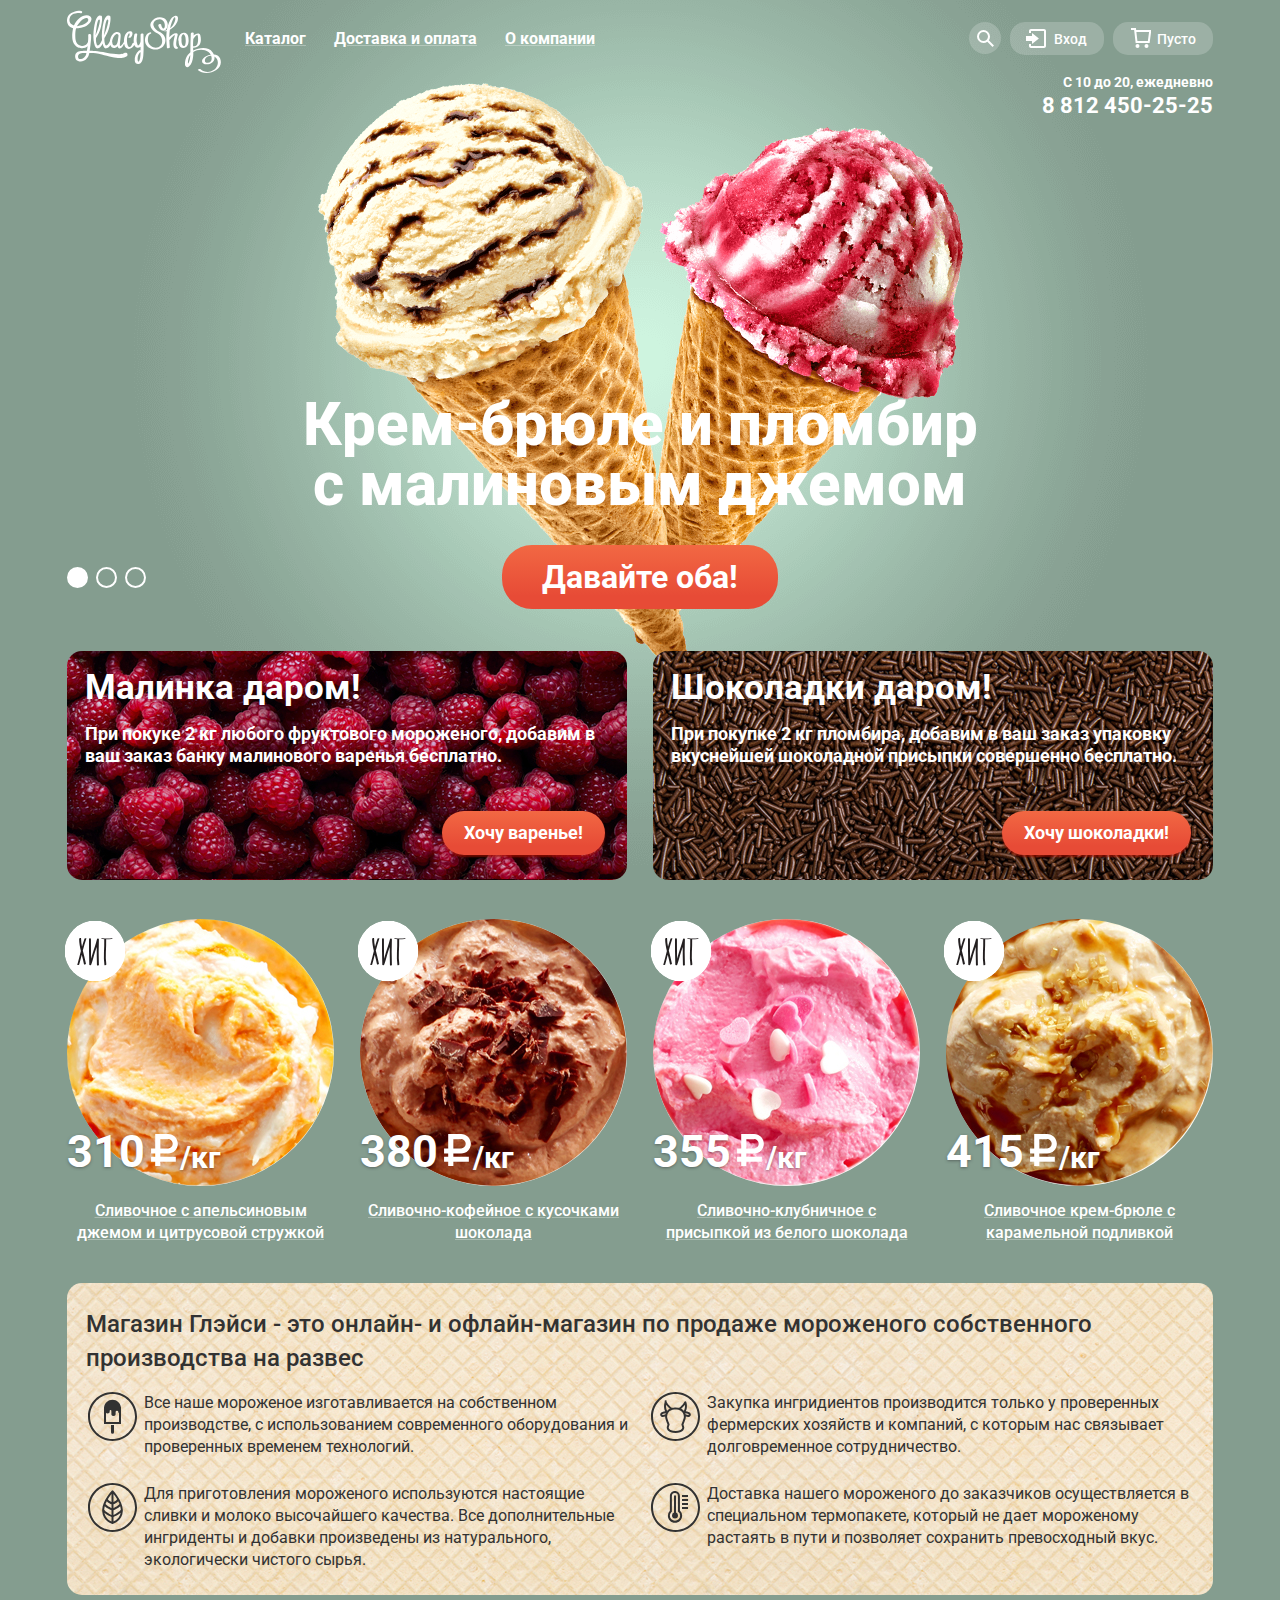
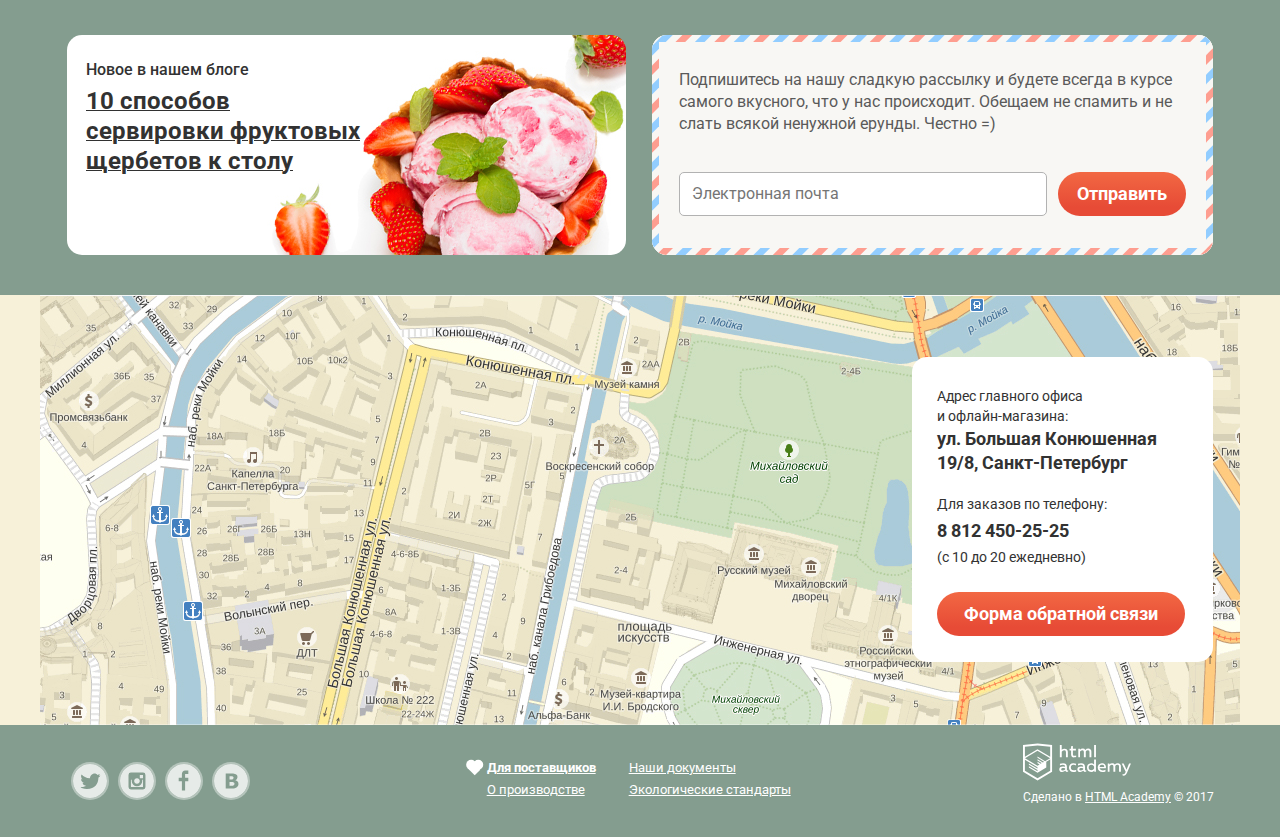
<file: index.html>
<!DOCTYPE html>
<html lang="ru">

<head>
  <meta charset="utf-8">
  <title>HTML Academy: Глейси</title>
  <link href="https://fonts.googleapis.com/css?family=Roboto:400,500,700&amp;subset=cyrillic" rel="stylesheet">
  <link href="css/normalize.css" rel="stylesheet">
  <link href="css/stylemini.css" rel="stylesheet">
</head>

<body>
  <input class="visually-hidden" type="radio" id="product-1" name="toggle" checked>
  <input class="visually-hidden" type="radio" id="product-2" name="toggle">
  <input class="visually-hidden" type="radio" id="product-3" name="toggle">
  <div class="site-wrapper">
    <div class="container">
      <header class="main-header">
        <nav class="main-navigation">
          <a href="index.html" class="main-header-logo">
            <img src="img/logo.svg" width="154" height="64" alt="Логотип-магазина-Глейси">
          </a>
          <ul class="site-navigation">
            <li class="site-item has-children">
              <a href="#" class="push">Каталог</a>
              <div class="sub-menu">
                <ul>
                  <li class="sub-list new"><a href="#">Новинки</a>
                    <div class="border"></div>
                  </li>
                  <li class="sub-list"><a href="inner.html">Сливочное</a></li>
                  <li class="sub-list"><a href="#">Щербеты</a></li>
                  <li class="sub-list"><a href="#">Фруктовый лед</a></li>
                  <li class="sub-list"><a href="#">Мелорин</a></li>
                </ul>
              </div>
            </li>
            <li class="site-item"><a class="push" href="delivery-and-price.html">Доставка и оплата</a></li>
            <li class="site-item"><a class="push" href="company.html">О компании</a></li>
          </ul>
          <ul class="user-navigation">
            <li class="user user-search">
              <a class="user-search-loupe user-search-loupe-picture" href="#" aria-label="Поиск"></a>
              <!-- Поиск -->
              <form class="search-form" action="https://echo.htmlacademy.ru/" method="post">
                <input type="search" name="search" id="search" placeholder="Что ищем?" required>
                <label for="search" class="visually-hidden">Поиск</label>
              </form>
            </li>
            <li class="user user-login">
              <a class="user-login-link user-login-link-enter" href="#">Вход</a>
              <form class="login-links user-mail-form" action="http://echo.htmlacademy.ru" method="post">
                <label for="user-mail" class="visually-hidden">Почта</label>
                <input type="email" name="user-mail" id="user-mail" placeholder="Электронная почта" required>
                <label for="password-field" class="visually-hidden">Пароль</label>
                <input type="password" name="password-field" id="password-field" placeholder="Пароль" required>
                <button class="btn btn-entrance" type="submit">Войти</button>
                <div class="user-mail-links">
                  <a href="#">Забыли пароль?</a>
                  <a href="#">Новая регистрация</a>
                </div>
              </form>
            </li>
            <li class="user">
              <a class="user-login-link user-login-link-basket cart-empty" href="#">Пусто</a>
            </li>
          </ul>
        </nav>
        <div class="working-hours">
          <div class="time"> C 10 до 20, ежедневно
          </div>
          <a class="phone" href="tel:+7-812-450-25-25">8 812 450-25-25</a></div>
      </header>

      <main class="index-main">
        <h1 class="visually-hidden">Глейсишоп - магазин мороженого</h1>
        <div class="slider">
          <div class="slider-controls">
            <label for="product-1">Первый</label>
            <label for="product-2">Второй</label>
            <label for="product-3">Третий</label>
          </div>
          <ul class="slide-list">
            <li class="slide" id="slide1">
              <h2 class="slide-title">Крем-брюле и пломбир с малиновым джемом</h2>
              <a class="btn-slide" href="#">Давайте оба!</a>
            </li>
            <li class="slide" id="slide2">
              <h2 class="slide-title">Шококладный пломбр и лимонный сорбет</h2>
              <a class="btn-slide" href="#">Давайте оба!</a>
            </li>
            <li class="slide" id="slide3">
              <h2 class="slide-title">Пломбир с помадкой и клубничный сорбет</h2>
              <a class="btn-slide" href="#">Давайте оба!</a>
            </li>
          </ul>
        </div>
        <section class="offer">
          <h2 class="offer-title visually-hidden">Акция</h2>
          <ul class="offer-list">
            <li class="offer-item offer-item-1">
              <h3 class="offer-title">Малинка даром!</h3>
              <p class="offer-text">При покуке 2 кг любого фруктового мороженого, добавим в ваш заказ банку малинового варенья бесплатно.</p>
              <a class="btn btn-offer" href="#">Хочу варенье!</a>
            </li>
            <li class="offer-item offer-item-2">
              <h3 class="offer-title">Шоколадки даром!</h3>
              <p class="offer-text">При покупке 2 кг пломбира, добавим в ваш заказ упаковку вкуснейшей шоколадной присыпки совершенно бесплатно.</p>
              <a class="btn btn-offer" href="#">Хочу шоколадки!</a>
            </li>
          </ul>
        </section>
        <section class="catalog">
          <ul class="catalog-list">
            <li class="catalog-item">
              <img class="hit" src="img/hit.svg" width="61" height="61" alt="Хит">
              <a href="#">
              <img src="img/icecream-orange.jpg" width="267" height="267"
             alt="Сливочное с апельсиновым джемом
             и цитрусовой стружкой">
            </a>
              <div class="catalog-item-pay">
                <div class="catalog-item-price">310</div>
                <div class="weight-0">
                  <img class="ruble" src="img/ruble.svg" width="32" height="47" alt="Рубль">
                  <span class="weight-1">/кг</span>
                </div>
              </div>
              <a class="catalog-item-link" href="#">
                <h3 class="catalog-item-title">Сливочное с апельсиновым джемом
          и цитрусовой стружкой</h3></a>
              <a class="goods-item-btn" href="#">Быстрый просмотр</a>
            </li>
            <li class="catalog-item">
              <img class="hit" src="img/hit.svg" width="61" height="61" alt="Хит">
              <a href="#">
              <img src="img/icecream-coffee.jpg" width="267" height="267"
             alt="Сливочно-кофейное с
             кусочками шоколада">
            </a>
              <div class="catalog-item-pay">
                <div class="catalog-item-price">380</div>
                <div class="weight-0">
                  <img class="ruble" src="img/ruble.svg" width="32" height="47" alt="Рубль">
                  <span class="weight-1">/кг</span>
                </div>
              </div>
              <a class="catalog-item-link" href="#">
                <h3 class="catalog-item-title">Сливочно-кофейное с
          кусочками  шоколада</h3></a>
              <a class="goods-item-btn" href="#">Быстрый просмотр</a>
            </li>
            <li class="catalog-item">
              <img class="hit" src="img/hit.svg" width="61" height="61" alt="Хит">
              <a href="#">
              <img src="img/icecream-strawberry.jpg" width="267" height="267"
             alt="Сливочно-клубничное с
             присыпкой из белого шоколада">
            </a>
              <div class="catalog-item-pay">
                <div class="catalog-item-price">355</div>
                <div class="weight-0">
                  <img class="ruble" src="img/ruble.svg" width="32" height="47" alt="Рубль">
                  <span class="weight-1">/кг</span>
                </div>
              </div>
              <a class="catalog-item-link" href="#">
                <h3 class="catalog-item-title">Сливочно-клубничное с
            присыпкой из белого шоколада</h3></a>
              <a class="goods-item-btn" href="#">Быстрый просмотр</a>
            </li>
            <li class="catalog-item">
              <img class="hit" src="img/hit.svg" width="61" height="61" alt="Хит">
              <a href="#">
              <img src="img/icecream-caramel.jpg" width="267" height="267"
             alt="Сливочное крем-брюле
             с карамельной
           подливкой">
            </a>
              <div class="catalog-item-pay">
                <div class="catalog-item-price">415</div>
                <div class="weight-0">
                  <img class="ruble" src="img/ruble.svg" width="32" height="47" alt="Рубль">
                  <span class="weight-1">/кг</span>
                </div>
              </div>
              <a class="catalog-item-link" href="#">
                <h3 class="catalog-item-title">Сливочное крем-брюле
          с  карамельной подливкой</h3></a>
              <a class="goods-item-btn" href="#">Быстрый просмотр</a>
            </li>
          </ul>
        </section>
        <section class="about about-background about-list">
          <h2 class="about-title">Магазин Глэйси - это онлайн- и офлайн-магазин по продаже мороженого собственного
        производства на развес</h2>
          <p class="about-item about-item-equipment item-text"> Все наше мороженое изготавливается на собственном производстве, с использованием современного оборудования и проверенных временем технологий.</p>
          <p class="about-item about-item-natural-products item-text"> Закупка ингридиентов производится только у проверенных фермерских хозяйств и компаний, с которым нас связывает долговременное сотрудничество.</p>
          <p class="about-item about-item-purchase item-text"> Для приготовления мороженого используются настоящие сливки и молоко высочайшего качества. Все дополнительные ингриденты и добавки произведены из натурального, экологически чистого сырья. </p>
          <p class="about-item about-item-quality item-text"> Доставка нашего мороженого до заказчиков осуществляется в специальном термопакете, который не дает мороженому растаять в пути и позволяет сохранить превосходный вкус.</p>
        </section>
        <section class="wrapper">
          <div class="blog">
            <h2 class="blog-title">Новое в нашем блоге</h2>
            <div class="blog-content">
              <a href="#">10 способов сервировки фруктовых щербетов к столу</a>
            </div>
          </div>
          <div class="subscribe">
            <p class="subscribe-text"> Подпишитесь на нашу сладкую рассылку и будете всегда в курсе самого вкусного, что у нас происходит. Обещаем не спамить и не слать всякой ненужной ерунды. Честно =) </p>
            <form class="conversation-form" action="https://echo.htmlacademy.ru/" method="post">
              <input class="conversation-form-one send-btn-email" type="email" id="email" placeholder="Электронная почта" required>
              <label class="visually-hidden" for="email">Ваша почта</label>
              <button class="btn-subscribe-one" type="submit">Отправить</button>
            </form>
          </div>
          <div class="contacts">
            <h2 class="visually-hidden">Контакты</h2>
            <p class="contacts-caption-one">Адрес главного офиса и офлайн-магазина:</p>
            <p class="contacts-caption-two"><b>ул. Большая Конюшенная
        19/8, Санкт-Петербург</b></p>
            <p class="contacts-caption-three">Для заказов по телефону:</p>
            <a class="contacts-caption-four" href="tel:+7-812-450-25-25"><b>
          8 812 450-25-25</b></a>
            <p class="contacts-caption-five">(с 10 до 20 ежедневно)</p>
            <div class="form-contacs-btn">
              <a href="contacts.html" class="btn-contacts">Форма обратной связи</a>
            </div>
          </div>
        </section>
        <div class="map">
          <iframe src="https://www.google.com/maps/embed?pb=!1m18!1m12!1m3!1d1998.6036253002783!2d30.320858715677204!3d59.93871916905471!2m3!1f0!2f0!3f0!3m2!1i1024!2i768!4f13.1!3m3!1m2!1s0x4696310fca145cc1%3A0x42b32648d8238007!2z0JHQvtC70YzRiNCw0Y8g0JrQvtC90Y7RiNC10L3QvdCw0Y8g0YPQuy4sIDE5LzgsINCh0LDQvdC60YIt0J_QtdGC0LXRgNCx0YPRgNCzLCAxOTExODY!5e0!3m2!1sru!2sru!4v1545382079500"
            allowfullscreen></iframe>
        </div>
      </main>
      <footer class="main-footer">
        <ul class="social-list">
          <li><a class="social-link social-link-tw" href="#" aria-label="Твиттер"></a></li>
          <li><a class="social-link social-link-in" href="#" aria-label="Инстаграм"></a></li>
          <li><a class="social-link social-link-fb" href="#" aria-label="Фейсбук"></a></li>
          <li><a class="social-link social-link-vk" href="#" aria-label="Мы Вконтакте"></a></li>
        </ul>
        <div class="heart"></div>
        <ul class="footer-menu">
          <li><a class="info" href="#">Для поставщиков</a></li>
          <li><a class="info" href="#">Наши документы</a></li>
          <li><a class="info" href="#">О производстве</a></li>
          <li><a class="info" href="#">Экологические стандарты</a></li>
        </ul>
        <div class="copyright-link">
          <a href="https://htmlacademy.ru/intensive/htmlcss"><img src="img/logo-htmlacademy.svg" alt="htmlacademy" width="108" height="38"></a>
          <p class="made-in">Сделано в <a class="links-item-copyright" href="https://htmlacademy.ru/intensive/htmlcss">HTML Academy</a> &#169; 2017</p>
        </div>
      </footer>
    </div>
    <div class="feedback">
      <h2 class="review-name">Мы обязательно вам ответим!</h2>
      <button class="close-btn" type="button" title="Закрыть"></button>
      <form class="name-form" action="https://echo.htmlacademy.ru/" method="post">
        <label class="visually-hidden" for="your-name">Имя</label>
        <input class="contact-name-field" type="text" name="your-name" id="your-name" placeholder="Как вас зовут?" required>
        <label class="contact-mail visually-hidden" for="user-mail">Почта</label>
        <input class="contact-mail-field" type="email" name="email-for-answer" id="email-for-answer" placeholder="Ваша почта для ответа?" required>
        <label class="contact-message visually-hidden" for="write-something">Обратная связь</label>
        <textarea class="message" name="write-something" id="write-something" placeholder="Напишите что-нибудь..." required></textarea>
        <button class="btn-subscribe-two" type="submit">Отправить</button>
      </form>
    </div>
  </div>
  <script src="js/scriptmini.js"></script>
</body>

</html>
</file>
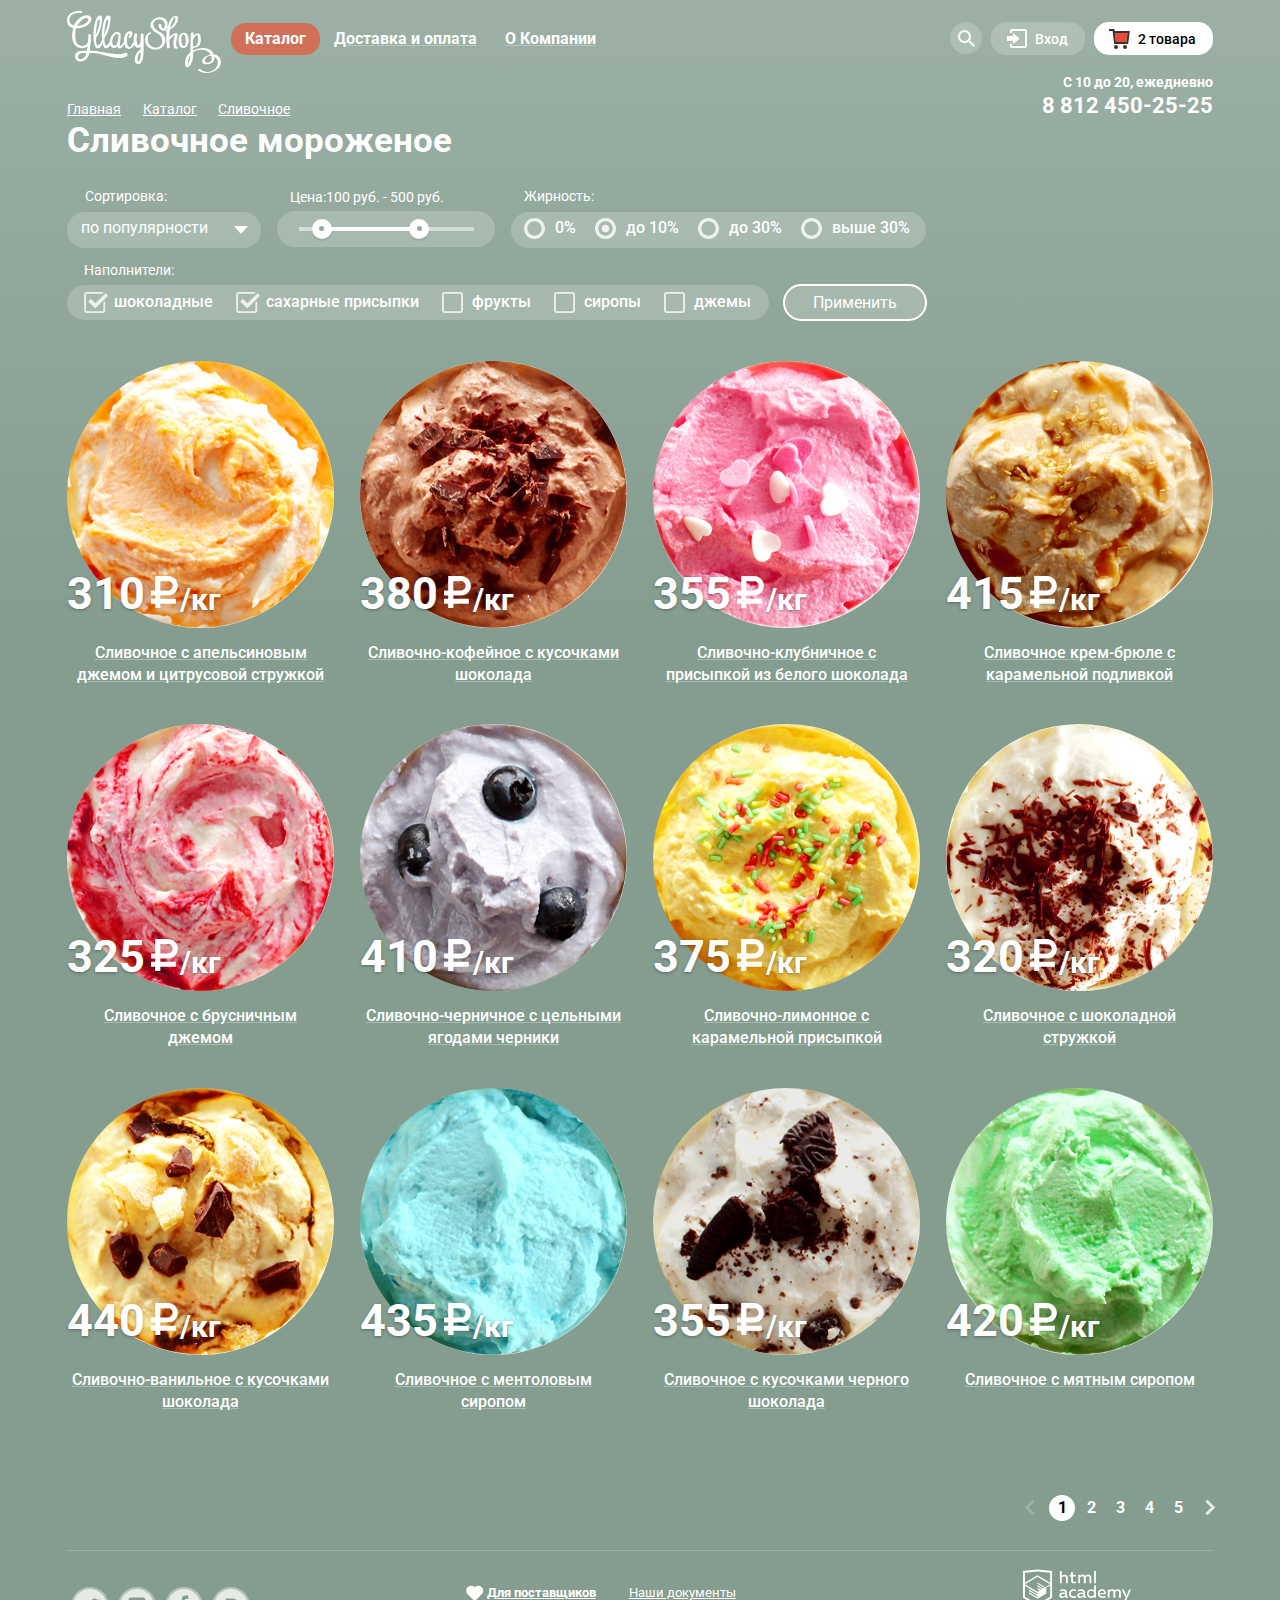
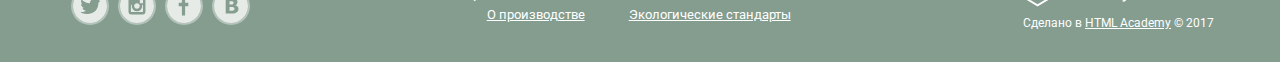
<file: inner.html>
<!DOCTYPE html>
<html lang="ru">

<head>
  <meta charset="utf-8">
  <title>HTML Academy: Глейси</title>
  <link href="https://fonts.googleapis.com/css?family=Roboto:400,500,700&amp;subset=cyrillic" rel="stylesheet">
  <link href="css/normalize.css" rel="stylesheet">
  <link href="css/stylemini.css" rel="stylesheet">
</head>

<body>
  <div class="container">
    <header class="main-header">
      <nav class="main-navigation">
        <a href="index.html" class="main-header-logo">
          <img src="img/logo.svg" width="154" height="64" alt="Логотип-магазина-Глейси">
        </a>
        <ul class="site-navigation">
          <li class="site-item has-children">
            <a href="inner.html" class="push catalog-hover">Каталог</a>
            <div class="sub-menu">
              <ul>
                <li class="sub-list new"><a href="#">Новинки</a>
                  <div class="border"></div>
                </li>
                <li class="sub-list active"><a href="inner.html">Сливочное</a></li>
                <li class="sub-list"><a href="#">Щербеты</a></li>
                <li class="sub-list"><a href="#">Фруктовый лед</a></li>
                <li class="sub-list"><a href="#">Мелорин</a></li>
              </ul>
            </div>
          </li>
          <li class="site-item"><a class="push" href="delivery-and-price.html">Доставка и оплата</a></li>
          <li class="site-item"><a class="push" href="company.html">О Компании</a></li>
        </ul>
        <ul class="user-navigation">
          <li class="user user-search">
            <a class="user-search-loupe user-search-loupe-picture" href="#" aria-label="Поиск"></a>
            <!-- Поиск -->
            <form class="search-form" action="https://echo.htmlacademy.ru/" method="post">
              <input type="search" name="search" id="search" placeholder="Что ищем?" required>
              <label for="search" class="visually-hidden">Поиск</label>
            </form>
          </li>
          <li class="user user-login">
            <a class="user-login-link user-login-link-enter" href="#">Вход</a>
            <form class="login-links user-mail-form" action="http://echo.htmlacademy.ru" method="post">
              <label for="user-mail" class="visually-hidden">Почта</label>
              <input type="email" name="user-mail" id="user-mail" placeholder="Электронная почта" required>
              <label for="password-field" class="visually-hidden">Пароль</label>
              <input type="password" name="password-field" id="password-field" placeholder="Пароль" required>
              <button class="btn btn-entrance" type="submit">Войти</button>
              <div class="user-mail-links">
                <a href="#">Забыли пароль?</a>
                <a href="#">Новая регистрация</a>
              </div>
            </form>
          </li>
          <li class="user">
            <a href="#" class="user-login-link-basket hover-basket">2 товара</a>
            <form class="basket-form" action="https://echo.htmlacademy.ru/" method="post">
              <table>
                <tr class="basket-row">
                  <td><button class="cart-item-remove" aria-label="Удалить товар"></button></td>
                  <td class="strawberry-orange">
                    <img class="name-orange-strawberry img-two" src="img/icecream-orange.jpg" width="33" height="33" alt="Пломбир с апельсиновым джемом">
                    <p class="basket-item-text">Пломбир с апельсиновым джемом</p>
                  </td>
                  <td>
                    <p class="thing-one">1.5кг x <span class="light">200 руб.</span></p>
                  </td>
                  <td>
                    <p class="thing-one">300 руб.</p>
                  </td>
                </tr>
                <tr class="basket-row last-item">
                  <td><button class="cart-item-remove" aria-label="Удалить товар"></button></td>
                  <td class="strawberry-orange">
                    <img class="name-orange-strawberry img-one" src="img/icecream-strawberry.jpg" width="33" height="33" alt="Клубничный пломбир с присыпкой из белого шоколада">
                    <p class="basket-item-text">Клубничный пломбир с присыпкой из белого шоколада</p>
                  </td>
                  <td>
                    <p class="thing-two">1.5кг x <span class="light">300 руб.</span></p>
                  </td>
                  <td>
                    <p class="thing-two">450 руб.</p>
                  </td>
                </tr>
                <tr class="result ">
                  <td>
                    <p class="price-table">Итого: 750 руб.</p>
                  </td>
                </tr>
              </table>
              <button class="btn-make-order">Оформить заказ</button>
            </form>
          </li>
        </ul>
      </nav>
      <div class="working-hours">
        <div class="time"> C 10 до 20, ежедневно
        </div>
        <a class="phone" href="tel:+7-812-450-25-25">8 812 450-25-25</a></div>
    </header>
    <main>
      <ul class="breadcrumbs">
        <li><a class="home" href="index.html">Главная</a>
          <li>
            <a class="magazine-2" href="#">Каталог</a>
          </li>
          <li>
            <a class="creamy">Сливочное</a>
          </li>
      </ul>
      <h1 class="page-title">Сливочное мороженое</h1>
      <h2 class="visually-hidden">Фильтр товаров</h2>
      <div class="filter">
        <form class="catalog-filter-form" action="http://echo.htmlacademy.ru" method="get">
          <div>
            <div class="catalog-filter-title-one">Сортировка:</div>
            <div class="catalog-filter-group">
              <select class="sort-select">
                  <option class="select-list" value="popular" selected>по популярности</option>
                  <option class="select-list" value="expensive">сначала недорогие</option>
                  <option class="select-list" value="notexpensive">сначала дорогие</option>
                  <option class="select-list" value="fat">по жирности</option>
                </select>
            </div>
          </div>
          <div>
            <div class="catalog-filter-title-two">Цена:100 руб. - 500 руб.</div>
            <div class="catalog-range-group">
              <div class="bar"></div>
              <div class="toggle-one"></div>
              <div class="toggle-two"></div>
              <div class="toggle-three"></div>
              <div class="toggle-four"></div>
            </div>
          </div>
          <div class="fat">
            <div class="catalog-filter-title-three">Жирность:</div>
            <fieldset class="radio-fat-group">
              <input class="visually-hidden" type="radio" name="fat" id="zero">
              <label class="label-text-one" for="zero">0%</label>
              <input class="visually-hidden" type="radio" name="fat" id="ten" checked>
              <label class="label-text-one" for="ten">до 10%</label>
              <input class="visually-hidden" type="radio" name="fat" id="thirty">
              <label class="label-text-one" for="thirty">до 30%</label>
              <input class="visually-hidden" type="radio" name="fat" id="more-thirty">
              <label class="label-text-one" for="more-thirty">выше 30%</label>
            </fieldset>
          </div>
          <div class="filter-wrapper">
            <div class="catalog-filter-title-four">Наполнители:</div>
            <fieldset class="filter-checkbox-group">
              <input class="visually-hidden" type="checkbox" name="chocolate" id="chocolate" checked>
              <label class="label-text-two" for="chocolate">шоколадные</label>
              <input class="visually-hidden" type="checkbox" name="sugar" id="sugar" checked>
              <label class="label-text-two" for="sugar">сахарные присыпки</label>
              <input class="visually-hidden" type="checkbox" name="fruits" id="fruits">
              <label class="label-text-two" for="fruits">фрукты</label>
              <input class="visually-hidden" type="checkbox" name="syrup" id="syrup">
              <label class="label-text-two" for="syrup">сиропы</label>
              <input class="visually-hidden" type="checkbox" name="jam" id="jam">
              <label class="label-text-two" for="jam">джемы</label>
            </fieldset>
          </div>
          <button class="btn-apply" type="submit">Применить</button>
        </form>
      </div>
      <section class="catalog">
        <h2 class="visually-hidden">Католог мороженого</h2>
        <ul class="catalog-list">
          <li class="catalog-item">
            <a href="#">
            <img src="img/icecream-orange.jpg" width="267" height="267"
           alt="Сливочное с апельсиновым джемом
           и цитрусовой стружкой">
          </a>
            <div class="catalog-item-pay">
              <div class="catalog-item-price">310</div>
              <div class="weight-0">
                <img class="ruble" src="img/ruble.svg" width="32" height="47" alt="Рубль">
                <span class="weight-1">/кг</span>
              </div>
            </div>
            <a class="catalog-item-link" href="#">
              <h3 class="catalog-item-title">Сливочное с апельсиновым джемом
        и цитрусовой стружкой</h3></a>
            <a class="goods-item-btn" href="#">Быстрый просмотр</a>
          </li>
          <li class="catalog-item">
            <a href="#">
            <img src="img/icecream-coffee.jpg" width="267" height="267"
           alt="Сливочно-кофейное с
           кусочками шоколада">
          </a>
            <div class="catalog-item-pay">
              <div class="catalog-item-price">380</div>
              <div class="weight-0">
                <img class="ruble" src="img/ruble.svg" width="32" height="47" alt="Рубль">
                <span class="weight-1">/кг</span>
              </div>
            </div>
            <a class="catalog-item-link" href="#">
              <h3 class="catalog-item-title">Сливочно-кофейное с
        кусочками  шоколада</h3></a>
            <a class="goods-item-btn" href="#">Быстрый просмотр</a>
          </li>
          <li class="catalog-item">
            <a href="#">
            <img src="img/icecream-strawberry.jpg" width="267" height="267"
           alt="Сливочно-клубничное с
           присыпкой из белого шоколада">
          </a>
            <div class="catalog-item-pay">
              <div class="catalog-item-price">355</div>
              <div class="weight-0">
                <img class="ruble" src="img/ruble.svg" width="32" height="47" alt="Рубль">
                <span class="weight-1">/кг</span>
              </div>
            </div>
            <a class="catalog-item-link" href="#">
              <h3 class="catalog-item-title">Сливочно-клубничное с
          присыпкой из белого шоколада</h3></a>
            <a class="goods-item-btn" href="#">Быстрый просмотр</a>
          </li>
          <li class="catalog-item">
            <a href="#">
            <img src="img/icecream-caramel.jpg" width="267" height="267"
           alt="Сливочное крем-брюле
           с карамельной
         подливкой">
          </a>
            <div class="catalog-item-pay">
              <div class="catalog-item-price">415</div>
              <div class="weight-0">
                <img class="ruble" src="img/ruble.svg" width="32" height="47" alt="Рубль">
                <span class="weight-1">/кг</span>
              </div>
            </div>
            <a class="catalog-item-link" href="#">
              <h3 class="catalog-item-title"> Сливочное крем-брюле
        с  карамельной подливкой</h3></a>
            <a class="goods-item-btn" href="#">Быстрый просмотр</a>
          </li>
          <li class="catalog-item">
            <a href="#">
              <img src="img/icecream-lingonberry.jpg" width="267" height="267"
             alt="Сливочное с
             брусничным джемом">
          </a>
            <div class="catalog-item-pay">
              <div class="catalog-item-price">325</div>
              <div class="weight-0">
                <img class="ruble" src="img/ruble.svg" width="32" height="47" alt="Рубль">
                <span class="weight-1">/кг</span>
              </div>
            </div>
            <a class="catalog-item-link" href="#">
              <h3 class="catalog-item-title"> Сливочное с
              брусничным джемом</h3></a>
            <a class="goods-item-btn" href="#">Быстрый просмотр</a>
          </li>
          <li class="catalog-item">
            <a href="#">
              <img src="img/icecream-blueberry.jpg" width="267" height="267"
             alt="Сливочно-черничное с
             цельными ягодами
           черники">
          </a>
            <div class="catalog-item-pay">
              <div class="catalog-item-price">410</div>
              <div class="weight-0">
                <img class="ruble" src="img/ruble.svg" width="32" height="47" alt="Рубль">
                <span class="weight-1">/кг</span>
              </div>
            </div>
            <a class="catalog-item-link" href="#">
              <h3 class="catalog-item-title">Сливочно-черничное с
            цельными  ягодами черники</h3></a>
            <a class="goods-item-btn" href="#">Быстрый просмотр</a>
          </li>
          <li class="catalog-item">
            <a href="#">
              <img src="img/icecream-lemon-caramel.jpg" width="267" height="267"
             alt="Сливочно-лимонное с
             карамельной
           присыпкой">
          </a>
            <div class="catalog-item-pay">
              <div class="catalog-item-price">375</div>
              <div class="weight-0">
                <img class="ruble" src="img/ruble.svg" width="32" height="47" alt="Рубль">
                <span class="weight-1">/кг</span>
              </div>
            </div>
            <a class="catalog-item-link" href="#">
              <h3 class="catalog-item-title">Сливочно-лимонное с карамельной присыпкой</h3>
            </a>
            <a class="goods-item-btn" href="#">Быстрый просмотр</a>
          </li>
          <li class="catalog-item">
            <a href="#">
              <img src="img/icecream-creamy.jpg" width="267" height="267"
             alt="Сливочное с
             шоколадной стружкой">
          </a>
            <div class="catalog-item-pay">
              <div class="catalog-item-price">320</div>
              <div class="weight-0">
                <img class="ruble" src="img/ruble.svg" width="32" height="47" alt="Рубль">
                <span class="weight-1">/кг</span>
              </div>
            </div>
            <a class="catalog-item-link" href="#">
              <h3 class="catalog-item-title">Сливочное с
            шоколадной  стружкой</h3>
            </a>
            <a class="goods-item-btn" href="#">Быстрый просмотр</a>
          </li>
          <li class="catalog-item">
            <a href="#">
              <img src="img/icecream-vanilla.jpg" width="267" height="267"
             alt="Сливочно-ванильное с
             кусочками шоколада">
          </a>
            <div class="catalog-item-pay">
              <div class="catalog-item-price">440</div>
              <div class="weight-0">
                <img class="ruble" src="img/ruble.svg" width="32" height="47" alt="Рубль">
                <span class="weight-1">/кг</span>
              </div>
            </div>
            <a class="catalog-item-link" href="#">
              <h3 class="catalog-item-title">Сливочно-ванильное с кусочками шоколада</h3></a>
            <a class="goods-item-btn" href="#">Быстрый просмотр</a>
          </li>
          <li class="catalog-item">
            <a href="#">
              <img src="img/icecream-mentol.jpg" width="267" height="267"
             alt="Сливочное с
             ментоловым сиропом">
          </a>
            <div class="catalog-item-pay">
              <div class="catalog-item-price">435</div>
              <div class="weight-0">
                <img class="ruble" src="img/ruble.svg" width="32" height="47" alt="Рубль">
                <span class="weight-1">/кг</span>
              </div>
            </div>
            <a class="catalog-item-link" href="#">
              <h3 class="catalog-item-title">
              Сливочное с
              ментоловым  сиропом</h3>
            </a>
            <a class="goods-item-btn" href="#">Быстрый просмотр</a>
          </li>
          <li class="catalog-item">
            <a href="#">
              <img src="img/icecream-dark-chocolate.jpg" width="267" height="267"
             alt="Сливочное с кусочками
             черного шоколада">
          </a>
            <div class="catalog-item-pay">
              <div class="catalog-item-price">355</div>
              <div class="weight-0">
                <img class="ruble" src="img/ruble.svg" width="32" height="47" alt="Рубль">
                <span class="weight-1">/кг</span>
              </div>
            </div>
            <a class="catalog-item-link" href="#">
              <h3 class="catalog-item-title">
                Сливочное с кусочками
              черного  шоколада</h3>
            </a>
            <a class="goods-item-btn" href="#">Быстрый просмотр</a>
          </li>
          <li class="catalog-item">
            <a href="#">
              <img src="img/icecream-mint-syrup.jpg" width="267" height="267"
             alt="Сливочное с мятным
             сиропом">
          </a>
            <div class="catalog-item-pay">
              <div class="catalog-item-price">420</div>
              <div class="weight-0">
                <img class="ruble" src="img/ruble.svg" width="32" height="47" alt="Рубль">
                <span class="weight-1">/кг</span>
              </div>
            </div>
            <a class="catalog-item-link" href="#">
              <h3 class="catalog-item-title">
                Сливочное с мятным
              сиропом</h3>
            </a>
            <a class="goods-item-btn" href="#">Быстрый просмотр</a>
          </li>
        </ul>
      </section>
      <ul class="pagination-list">
        <li>
          <div class="arrow-left"></div>
        </li>
        <li><a class="pagination-link pagination-link-active" href="#">1</a></li>
        <li><a class="pagination-link" href="#">2</a></li>
        <li><a class="pagination-link" href="#">3</a></li>
        <li><a class="pagination-link" href="#">4</a></li>
        <li><a class="pagination-link" href="#">5</a></li>
        <li>
          <div class="arrow-right"></div>
        </li>
      </ul>
    </main>
    <footer class="main-footer">
      <ul class="social-list">
        <li><a class="social-link social-link-tw" href="#" aria-label="Твиттер"></a></li>
        <li><a class="social-link social-link-in" href="#" aria-label="Инстаграм"></a></li>
        <li><a class="social-link social-link-fb" href="#" aria-label="Фейсбук"></a></li>
        <li><a class="social-link social-link-vk" href="#" aria-label="Мы Вконтакте"></a></li>
      </ul>
      <div class="heart"></div>
      <ul class="footer-menu">
        <li><a class="info" href="#">Для поставщиков</a></li>
        <li><a class="info" href="#">Наши документы</a></li>
        <li><a class="info" href="#">О производстве</a></li>
        <li><a class="info" href="#">Экологические стандарты</a></li>
      </ul>
      <div class="copyright-link">
        <a href="https://htmlacademy.ru/intensive/htmlcss"><img src="img/logo-htmlacademy.svg" alt="htmlacademy" width="108" height="38"></a>
        <p class="made-in">Сделано в <a class="links-item-copyright" href="https://htmlacademy.ru/intensive/htmlcss">HTML Academy</a> &#169; 2017</p>
      </div>
    </footer>
  </div>
  <script src="js/scriptmini.js"></script>
</body>

</html>
</file>
<file: css/stylemini.css>
@-webkit-keyframes bounce{0%{-webkit-transform:translateY(-2000px) translateX(-50%);transform:translateY(-2000px) translateX(-50%)}70%{-webkit-transform:translateY(-200px) translateX(-50%);transform:translateY(-200px) translateX(-50%)}90%{-webkit-transform:translateY(-240px) translateX(-50%);transform:translateY(-240px) translateX(-50%)}to{-webkit-transform:translateY(-230px) translateX(-50%);transform:translateY(-230px) translateX(-50%)}}@keyframes bounce{0%{-webkit-transform:translateY(-2000px) translateX(-50%);transform:translateY(-2000px) translateX(-50%)}70%{-webkit-transform:translateY(-200px) translateX(-50%);transform:translateY(-200px) translateX(-50%)}90%{-webkit-transform:translateY(-240px) translateX(-50%);transform:translateY(-240px) translateX(-50%)}to{-webkit-transform:translateY(-230px) translateX(-50%);transform:translateY(-230px) translateX(-50%)}}@-webkit-keyframes shake{0%,to{-webkit-transform:translateX(0);transform:translateX(0)}10%,30%,50%,70%,90%{-webkit-transform:translateX(-10px);transform:translateX(-10px)}20%,40%,60%,80%{-webkit-transform:translateX(10px);transform:translateX(10px)}}@keyframes shake{0%,to{-webkit-transform:translateX(0);transform:translateX(0)}10%,30%,50%,70%,90%{-webkit-transform:translateX(-10px);transform:translateX(-10px)}20%,40%,60%,80%{-webkit-transform:translateX(10px);transform:translateX(10px)}}html{-webkit-box-sizing:border-box;box-sizing:border-box;overflow-x:hidden}*,::after,::before{-webkit-box-sizing:inherit;box-sizing:inherit}body{font-family:"Roboto","Arial",sans-serif;line-height:22px;color:#fff;background-image:-webkit-gradient(linear,left bottom,left top,color-stop(62%,#849d8f),to(#9cb0a5));background-image:linear-gradient(to top,#849d8f 62%,#9cb0a5 100%)}img{max-width:100%}.btn,a{text-decoration:none}.btn{display:inline-block;padding:10px 22px;line-height:24px;font-weight:700;vertical-align:top;color:#fff;-webkit-box-shadow:0 2px 2px 0 rgba(172,16,0,.004);box-shadow:0 2px 2px 0 rgba(172,16,0,.004);border-radius:30px;background-image:-webkit-gradient(linear,left bottom,left top,color-stop(20%,#e74b36),to(#f26843));background-image:linear-gradient(to top,#e74b36 20%,#f26843 100%);text-align:center;border:0;margin-bottom:auto;-webkit-animation-delay:1s;animation-delay:1s}.btn:focus,.btn:hover{background-image:-webkit-gradient(linear,left bottom,left top,color-stop(20%,#ed715f),to(#f48569));background-image:linear-gradient(to top,#ed715f 20%,#f48569 100%);-webkit-box-shadow:0 2px 2px 0 rgba(172,16,0,.64);box-shadow:0 2px 2px 0 rgba(172,16,0,.64)}.btn:active{background-image:-webkit-gradient(linear,left bottom,left top,color-stop(20%,#f26843),to(#d84732));background-image:linear-gradient(to top,#f26843 20%,#d84732 100%);-webkit-box-shadow:0 2px 2px 0 rgba(172,16,0,.004) inset;box-shadow:0 2px 2px 0 rgba(172,16,0,.004) inset}.btn-offer{font-family:"Roboto","Arial",sans-serif;font-size:18px;line-height:24px;font-weight:700;margin-left:auto;-ms-flex-item-align:end;align-self:flex-end;display:inline-block;vertical-align:top;color:#fff;text-decoration:none;background-size:cover;background-image:-ms-linear-gradient(90deg,#e74a35 0%,#f26843 100%);-webkit-box-shadow:0 2px 2px 0 rgba(172,16,0,.64);box-shadow:0 2px 2px 0 rgba(172,16,0,.64)}.btn-offer:hover{-webkit-box-shadow:0 1px 2px 0 #ac1000;box-shadow:0 1px 2px 0 #ac1000;background-image:-webkit-gradient(linear,left top,left bottom,from(#f58669),to(#ec6f5e));background-image:linear-gradient(to bottom,#f58669,#ec6f5e)}.btn-offer:active{background-image:-webkit-gradient(linear,left bottom,left top,color-stop(20%,#f26843),to(#d84732));background-image:linear-gradient(to top,#f26843 20%,#d84732 100%);-webkit-box-shadow:0 2px 2px 0 rgba(172,16,0,.004) inset;box-shadow:0 2px 2px 0 rgba(172,16,0,.004) inset}.slide-list,.slider{list-style:none;position:relative;text-align:center}.slide-list{padding:0}.slide{display:none;padding-top:255px;padding-bottom:26px}.btn-slide,.slide-title{font-family:"Roboto","Arial",sans-serif}.slide-title{width:700px;margin:38px auto 30px;font-size:60px;line-height:60px;font-weight:800}.btn-slide{display:inline-block;padding:10px 40px;font-size:32px;line-height:44px;font-weight:700;vertical-align:top;color:#fff;text-decoration:none;text-align:center;background-size:cover;-webkit-box-shadow:0 2px 2px 0 rgba(172,16,0,.004);box-shadow:0 2px 2px 0 rgba(172,16,0,.004);border-radius:30px;background-image:-webkit-gradient(linear,left bottom,left top,color-stop(20%,#e74b36),to(#f26843));background-image:linear-gradient(to top,#e74b36 20%,#f26843 100%)}.btn-slide:hover{background-image:-webkit-gradient(linear,left bottom,left top,color-stop(20%,#ed715f),to(#f48569));background-image:linear-gradient(to top,#ed715f 20%,#f48569 100%);-webkit-box-shadow:0 2px 2px 0 rgba(172,16,0,.64);box-shadow:0 2px 2px 0 rgba(172,16,0,.64)}.btn-slide:active{background-image:-webkit-gradient(linear,left bottom,left top,color-stop(20%,#f26843),to(#d84732));background-image:linear-gradient(to top,#f26843 20%,#d84732 100%);-webkit-box-shadow:0 2px 2px 0 rgba(172,16,0,.004) inset;box-shadow:0 2px 2px 0 rgba(172,16,0,.004) inset}.site-wrapper{min-width:940px;background-color:#849d8f;background-image:url(../img/slider-bg1.png);background-repeat:no-repeat;background-position:top center;min-height:100vh;-webkit-transition:background-image .08s ease,background-color .08s ease;transition:background-image .08s ease,background-color .08s ease}.site-wrapper::after,.site-wrapper::before{content:"";visibility:hidden}.site-wrapper::before{background-image:url(../img/slider-bg2.png)}.site-wrapper::after{background-image:url(../img/slider-bg3.png)}.offer-list,ul.slider-pagination{display:-webkit-box;display:-ms-flexbox;display:flex}ul.slider-pagination{list-style:none}.offer{margin-bottom:34px}.offer-list{margin:0;padding:0;-webkit-box-orient:horizontal;-webkit-box-direction:normal;-ms-flex-direction:row;flex-direction:row;-ms-flex-wrap:wrap;flex-wrap:wrap;-webkit-box-pack:justify;-ms-flex-pack:justify;justify-content:space-between}.slider-controls{position:absolute;bottom:46px;left:0;z-index:20;font-size:0}.slider-controls label{display:inline-block;width:21px;height:21px;margin-right:8px;vertical-align:top;border:2px solid #fff;border-radius:50%;cursor:pointer}#product-1:checked~.site-wrapper{background-color:#849d8f;background-image:url(../img/slider-bg1.png)}#product-2:checked~.site-wrapper{background-color:#8996a6;background-image:url(../img/slider-bg2.png)}#product-3:checked~.site-wrapper{background-color:#9d8b84;background-image:url(../img/slider-bg3.png)}#product-1:checked~.site-wrapper #slide1,#product-2:checked~.site-wrapper #slide2,#product-3:checked~.site-wrapper #slide3{display:block}#product-1:checked~.site-wrapper label[for=product-1],#product-2:checked~.site-wrapper label[for=product-2],#product-3:checked~.site-wrapper label[for=product-3]{background-color:#fff}.breadcrumbs{display:-webkit-box;display:-ms-flexbox;display:flex;font-size:14px;font-weight:400;line-height:18.5px;color:#fff;text-decoration:underline;list-style:none;margin-left:-62px;padding-bottom:1px;padding-top:0}.home,.magazine-2{margin-left:22px;color:#fff}.creamy{margin-left:21px}.page-title{font-size:35px;font-weight:700;margin:-4px 0 24px;padding:0}.site-navigation{display:-webkit-box;display:-ms-flexbox;display:flex;-ms-flex-wrap:wrap;flex-wrap:wrap;list-style:none;width:685px;padding-left:10px;padding-top:7px}.site-item{display:inline-block;vertical-align:top}.has-children{position:relative}.has-children::before{position:absolute;top:100%;left:0;content:"";width:100%;height:7px;background:0 0}.has-children:focus .sub-menu,.has-children:hover .sub-menu,.sub-menu:hover{display:block}.push{display:block;font-family:"Roboto","Arial",sans-serif;font-size:16px;line-height:18px;font-weight:700;padding:7px 14px;border-radius:15px;-webkit-text-decoration:underline rgba(255,255,255,.3);text-decoration:underline rgba(255,255,255,.3);margin-left:0;color:#fff}.push:active{border-radius:15px;background-color:rgba(248,247,244,.988);-webkit-box-shadow:inset 0 2px 1px 0 rgba(105,105,105,.004);box-shadow:inset 0 2px 1px 0 rgba(105,105,105,.004);color:#000}.site-item:active .push,.site-item:hover .push{background-color:#f7f6f3;border-radius:15px;color:#000}.site-item:active .push{background-color:#f8f7f4;-webkit-box-shadow:0 2px 2px 0 #696969 inset;box-shadow:0 2px 2px 0 #696969 inset}.catalog-hover{background-color:#d07058;text-decoration:none}.sub-menu{display:none;position:absolute;width:143px;border-radius:5px;-webkit-box-shadow:0 20px 20px 0 rgba(0,0,0,.4);box-shadow:0 20px 20px 0 rgba(0,0,0,.4);left:-8px;top:calc(100% + -2px);z-index:8;background-color:#f8f7f4}.sub-menu a{color:#323232}.sub-menu ul{margin:0;padding:0;list-style:none;line-height:16px;font-weight:400}.sub-list{list-style:none;font-size:14px;font-family:"Roboto","Arial",sans-serif;line-height:1.143;text-align:left;z-index:358;margin-bottom:7px}.sub-menu .sub-list{padding-top:4px;padding-bottom:4px;padding-left:20px}.sub-menu .sub-list:first-child{padding-top:11px;padding-bottom:11px;padding-left:20px}.sub-menu .sub-list:last-child{padding-bottom:7px}.sub-list:hover{background-color:#fbded7;border-radius:0}.sub-list:first-child:hover{background-color:#fbded7;border-radius:5px 5px 0 0}.sub-list:active{background-color:#f6b5a5}.sub-menu .active a{background-color:#d07058;color:#f8f7f4;padding:6px 52px 6px 21px;list-style:none;font-size:14px;font-family:"Roboto","Arial",sans-serif;line-height:1.143;text-align:left;margin:0 0 7px -20px;pointer-events:none}.sub-list:first-child:active{background-color:#f6b5a5;border-radius:0}.new{font-size:14px;font-family:"Roboto","Arial",sans-serif;font-weight:700;line-height:1.143;text-align:left;margin-bottom:6px;z-index:360}.border{position:relative;top:12px;left:-12px;border-bottom:1px solid #d1d0ce;width:130px}.main-header{margin-bottom:-50px}.main-navigation{display:-webkit-box;display:-ms-flexbox;display:flex;line-height:18px;color:#fff;list-style:none;position:relative}.main-header-logo{width:154px;padding-top:10px}.user-navigation{list-style:none;margin:0 0 0 auto;display:-webkit-box;display:-ms-flexbox;display:flex;color:#fff;text-decoration:none;padding:22px 0 0 10px}.user{position:relative;cursor:pointer;padding-bottom:8px}.visually-hidden{position:absolute;height:1px;width:1px;overflow:hidden;clip:rect(1px 1px 1px 1px);clip:rect(1px,1px,1px,1px)}.working-hours{position:relative;margin-top:21px;margin-left:auto;text-align:right;right:0;top:-28px}.phone,.time{-webkit-box-orient:vertical;-webkit-box-direction:normal;-ms-flex-direction:column;flex-direction:column;padding-left:25px;font-size:14px;font-weight:700;color:#fff;text-decoration:none;display:block;margin-top:10px;z-index:100}.phone{font-size:22px;line-height:5px}.site-navigation a:focus,.site-navigation a:hover,.user-navigation a:focus,.user-navigation a:hover{color:#323232;text-decoration:none}.features-list{list-style:none}.features-item{text-align:center}.offer-text,.offer-title{font-size:35px;line-height:41px;font-weight:700;color:#fff;margin:0}.offer-text{font-size:18px;line-height:22px;margin:0 0 28px}.offer-item{width:560px;min-height:229px;display:-webkit-box;display:-ms-flexbox;display:flex;border-radius:15px;-ms-flex-wrap:wrap;flex-wrap:wrap;padding:16px 22px 10px 18px}.offer-item-1{background-color:#b82443;background-image:url(../img/crimson-background.jpg)}.offer-item-2{background-color:#3d2418;background-image:url(../img/chocolate-background.jpg)}.blog{min-height:220px;color:#323232;background-color:#fff;width:559px;background:url(../img/strawberry-background.jpg);border-radius:15px}.blog-title{font-size:16px;line-height:22px;color:#323232;font-weight:500;margin:24px 0 5px 19px}.blog-content{width:281px;margin-left:19px;text-decoration:underline}.blog-content a{font-size:24px;line-height:30px;font-weight:700;color:#323232}.subscribe{padding:0;border-radius:15px;border:7px solid;border-image-source:url(../img/bg-post.svg);border-image-slice:7;width:561px;min-height:205px;background:#f8f7f4}.subscribe-text{font-size:16px;font-weight:400;line-height:22px;color:#5a5a5a;padding:11px 0 1px 20px;bottom:25px;margin-bottom:36px}.conversation-form{display:-webkit-box;display:-ms-flexbox;display:flex;-webkit-box-orient:horizontal;-webkit-box-direction:normal;-ms-flex-direction:row;flex-direction:row;-webkit-box-pack:justify;-ms-flex-pack:justify;justify-content:space-between;padding:0 20px}.conversation-form-one input{padding-left:20px;width:100%;display:block;margin:0;border:1px solid #b2b2b2;border-radius:5px;cursor:pointer;height:44px;font-family:"Roboto","Arial",sans-serif;font-weight:400;line-height:44px}.btn-subscribe-one{font-size:18px;line-height:24px;font-weight:700;display:inline-block;vertical-align:top;text-decoration:none;color:#fff;border:0;padding:8px 19px;margin-left:10px;cursor:pointer;min-width:128px;-webkit-box-shadow:0 2px 2px 0 rgba(172,16,0,.004);box-shadow:0 2px 2px 0 rgba(172,16,0,.004);border-radius:30px;background-image:-webkit-gradient(linear,left bottom,left top,color-stop(20%,#e74b36),to(#f26843));background-image:linear-gradient(to top,#e74b36 20%,#f26843 100%)}.btn-subscribe-one:hover{-webkit-box-shadow:0 1px 2px 0 #ac1000;box-shadow:0 1px 2px 0 #ac1000;background-image:-webkit-gradient(linear,left top,left bottom,from(#f58669),to(#ec6f5e));background-image:linear-gradient(to bottom,#f58669,#ec6f5e)}.btn-subscribe-one:active{background-image:-webkit-gradient(linear,left bottom,left top,color-stop(20%,#f26843),to(#d84732));background-image:linear-gradient(to top,#f26843 20%,#d84732 100%);-webkit-box-shadow:0 2px 2px 0 rgba(172,16,0,.004) inset;box-shadow:0 2px 2px 0 rgba(172,16,0,.004) inset}.catalog-list{display:-webkit-box;display:-ms-flexbox;display:flex;-webkit-box-orient:horizontal;-webkit-box-direction:normal;-ms-flex-direction:row;flex-direction:row;-ms-flex-wrap:wrap;flex-wrap:wrap;-ms-flex-pack:justify;justify-content:space-between;-webkit-box-pack:justify;padding:0;margin:0;list-style:none}.catalog-item:not(:nth-of-type(4n)){margin-right:26px}.catalog-item{position:relative;display:-webkit-box;display:-ms-flexbox;display:flex;-webkit-box-orient:vertical;-webkit-box-direction:normal;-ms-flex-direction:column;flex-direction:column;padding:5px 0 18px;text-align:center;-webkit-box-sizing:border-box;box-sizing:border-box;width:267px}.catalog-item::before{border-radius:5px;background-color:rgba(255,255,255,.2);-webkit-box-shadow:0 20px 20px 0 rgba(0,0,0,.4);box-shadow:0 20px 20px 0 rgba(0,0,0,.4);position:absolute;left:-13px;top:-6px;content:"";width:110%;min-height:113%;visibility:hidden;z-index:1}.catalog-item:hover::before{visibility:visible;z-index:2}.catalog-item img{border-radius:50%}.hit,.ruble{position:absolute}.hit{margin-left:28px;display:block;background:no-repeat center center;-webkit-transform:translate(-50%,-50%);transform:translate(-50%,-50%);top:37px;z-index:30}.ruble{font-size:45px;bottom:18px;left:81.5px}.ruble,.weight-0,.weight-1{font-family:"Roboto","Arial",sans-serif;line-height:45px;font-weight:700}.weight-1{font-size:30px;position:absolute;bottom:12px;left:113px}.weight-0{color:#fff;text-shadow:0 1px 3px rgba(49,50,53,.5)}.catalog-item-link,.catalog-item-title{line-height:22px;font-weight:500;color:#fff}.catalog-item-link{-webkit-text-decoration:underline rgba(255,255,255,.3);text-decoration:underline rgba(255,255,255,.3);z-index:3}.catalog-item-title:active,.catalog-item-title:hover{color:#ffbc9e;text-decoration:underline}.catalog-item-title{font-size:16px;margin:8px 0 15.5px;padding:0 5px;display:block}.catalog-item-pay,.catalog-item-price{font-family:"Roboto","Arial",sans-serif;line-height:45px;font-weight:700}.catalog-item-pay{color:#fff;text-shadow:0 1px 3px rgba(49,50,53,.5);padding-left:0;position:relative}.catalog-item-price{position:absolute;font-size:45px;bottom:18px;left:0;display:block}.filter{display:block}.catalog-filter-form{display:-webkit-box;display:-ms-flexbox;display:flex;-ms-flex-wrap:wrap;flex-wrap:wrap;-webkit-box-align:center;-ms-flex-align:center;align-items:center;-webkit-box-pack:start;-ms-flex-pack:start;justify-content:flex-start;margin-bottom:35px;padding:0}.catalog-filter-form input[type=submit]{font-family:"Roboto","Arial",sans-serif;color:#fff;line-height:1.125;font-weight:500;text-align:left;border-style:solid;border-width:2px;border-color:#fff;background-color:transparent;cursor:pointer}.catalog-filter-form input[type=submit]:hover{background-color:#fff}.catalog-filter-form input[type=submit]:active{background-color:#ededed;-webkit-box-shadow:inset 0 2px 1px 0 rgba(105,105,105,.004);box-shadow:inset 0 2px 1px 0 rgba(105,105,105,.004)}.about{-webkit-box-sizing:border-box;box-sizing:border-box;margin:5px 0 0;position:relative;color:#323232}.about-background{background-color:#ebdfc7;background-image:url(../img/wafer.jpg);padding:10px 21px 13px 18px;border-radius:15px;margin-bottom:40px;line-height:17px;font-weight:400}.about-item{position:relative;-webkit-box-sizing:border-box;box-sizing:border-box;padding-left:56px;width:541px}.item-text{margin:14px 0 11px 3px}.about-item-equipment,.about-item-natural-products,.about-item-purchase,.about-item-quality{background-image:url(../img/ice-cream.svg);background-repeat:no-repeat;font-size:16px;line-height:22px;font-weight:400}.about-item-natural-products,.about-item-purchase,.about-item-quality{background-image:url(../img/cow.svg)}.about-item-purchase,.about-item-quality{background-image:url(../img/eco.svg)}.about-item-quality{background-image:url(../img/thermometer.svg)}.about-title{line-height:34.5px;font-size:24px;font-weight:500;color:#323232;margin:14px 0 2px 1px}.about-list,.wrapper{display:-webkit-box;display:-ms-flexbox;display:flex;-webkit-box-orient:horizontal;-webkit-box-direction:normal;-ms-flex-direction:row;flex-direction:row;-ms-flex-wrap:wrap;flex-wrap:wrap;-webkit-box-pack:justify;-ms-flex-pack:justify;justify-content:space-between}.about-list{list-style:none}.wrapper{position:relative;padding-bottom:5px}.password input:focus,.search input:focus,.text input:focus{background-color:transparent;border:2px solid #9a9a9a}.main-footer{display:-webkit-box;display:-ms-flexbox;display:flex;-webkit-box-pack:justify;-ms-flex-pack:justify;justify-content:space-between;-ms-flex-wrap:wrap;flex-wrap:wrap;-webkit-box-align:center;-ms-flex-align:center;align-items:center;padding:0 0 10px}.contacts{text-align:left;background:#fff;width:301px;min-height:305px;padding:29px 18px 0 25px;border-radius:15px;position:absolute;right:0;bottom:-402px;z-index:10}.pin{background-image:url(../img/pin.svg);background-repeat:no-repeat;position:relative;bottom:400px;left:241px}.contacts-caption-one{font-size:14px;line-height:20px;color:#323232;margin:0;width:150px}.contacts-caption-two{font-size:18px;line-height:24px;color:#323232;margin:1px 0 19px}.contacts-caption-three{font-size:14px;line-height:20px;color:#323232;margin:0 0 5px}.contacts-caption-five,.contacts-caption-four{font-size:18px;line-height:24px;color:#323232}.contacts-caption-five{font-size:14px;margin:2px 0 23px}.btn-contacts{display:inline-block;padding:10px 27px;font-size:18px;line-height:24px;font-weight:700;vertical-align:top;color:#fff;text-decoration:none;-webkit-box-shadow:0 2px 2px 0 rgba(172,16,0,.004);box-shadow:0 2px 2px 0 rgba(172,16,0,.004);border-radius:30px;background-image:-webkit-gradient(linear,left bottom,left top,color-stop(20%,#e74b36),to(#f26843));background-image:linear-gradient(to top,#e74b36 20%,#f26843 100%);text-align:center;border:0;margin-bottom:auto;-webkit-animation-delay:1s;animation-delay:1s}.btn-contacts:focus,.btn-contacts:hover{background-image:-webkit-gradient(linear,left bottom,left top,color-stop(20%,#ed715f),to(#f48569));background-image:linear-gradient(to top,#ed715f 20%,#f48569 100%);-webkit-box-shadow:0 2px 2px 0 rgba(172,16,0,.64);box-shadow:0 2px 2px 0 rgba(172,16,0,.64)}.btn-contacts:active{background-image:-webkit-gradient(linear,left bottom,left top,color-stop(20%,#f26843),to(#d84732));background-image:linear-gradient(to top,#f26843 20%,#d84732 100%);-webkit-box-shadow:0 2px 2px 0 rgba(172,16,0,.004) inset;box-shadow:0 2px 2px 0 rgba(172,16,0,.004) inset}.footer-contacts{line-height:22px;font-weight:700;color:#323232}.footer-contacts a:focus,.footer-contacts a:hover{text-decoration:none}.social-list{display:-webkit-box;display:-ms-flexbox;display:flex;-ms-flex-wrap:wrap;flex-wrap:wrap;list-style:none;padding-left:9px;padding-bottom:7px;width:240px}.social-list li{background-size:cover;list-style:none;width:45px;margin:0 7px 2px -5px}.social-link{-webkit-box-sizing:border-box;box-sizing:border-box;display:inline-block;vertical-align:top;border:2px solid rgba(255,255,255,.5);background-color:transparent;border-radius:25px;opacity:.8;text-decoration:none;background-size:cover}.social-link:hover{border:3px solid rgba(255,255,255,.7);opacity:1;background-size:cover}.social-link:active{border-radius:50%;background-color:rgba(255,255,255,.5);background-size:cover}.social-link-fb,.social-link-in,.social-link-tw,.social-link-vk{background-image:url(../img/tw.svg);background-repeat:no-repeat;background-size:cover;width:38px;height:38px}.social-link-fb,.social-link-in,.social-link-vk{background-image:url(../img/in.svg)}.social-link-fb,.social-link-vk{background-image:url(../img/fb.svg)}.social-link-vk{background-image:url(../img/vk.svg)}.footer-menu{display:-webkit-box;display:-ms-flexbox;display:flex;-ms-flex-wrap:wrap;flex-wrap:wrap;position:relative;top:-3px;left:-105px;list-style:none;padding-left:0;padding-bottom:7px;width:290px}.footer-menu li{list-style:none;width:170px;margin:0 -28px 0 -2px;padding:0}.footer-menu li:nth-child(2n){margin-left:0;padding-left:0}.info:focus,.info:hover{color:#ffbc9e;text-decoration:underline}.user:focus .basket-form,.user:hover .basket-form{display:block}.basket-form{font-family:"Roboto","Arial",sans-serif;display:none;line-height:16px;background:#f8f7f4;color:#000;padding:27px 11px 11px 5px;border-radius:5px;background-color:#f8f7f4;-webkit-box-shadow:0 20px 20px 0 rgba(0,0,0,.4);box-shadow:0 20px 20px 0 rgba(0,0,0,.4);position:absolute;right:0;top:38px;min-width:540px;min-height:242px;z-index:150}.basket-row{display:-webkit-box;display:-ms-flexbox;display:flex;position:relative;-webkit-box-align:center;-ms-flex-align:center;align-items:center;-webkit-box-pack:justify;-ms-flex-pack:justify;justify-content:space-between;margin:-14px 0 21px -1px}.cart-item-remove{position:absolute;display:block;width:19px;height:19px;background:url(../img/cross-small.svg) no-repeat 50% 50%;left:7px;top:10px;cursor:pointer;border:0}.strawberry-orange{display:-webkit-box;display:-ms-flexbox;display:flex;-webkit-box-align:center;-ms-flex-align:center;align-items:center;margin:1px 0 3px 3px;padding:0}.name-orange-strawberry{border-radius:50%;margin:0 11px 0 0}.img-one,.img-two{position:relative;top:-8px;left:-2px}.img-two{top:0}.basket-item-text{max-width:216px;font-size:13px}.thing-one,.thing-three,.thing-two{position:relative;top:-2px;left:-4px;font-size:13px}.thing-three,.thing-two{top:-10px}.thing-three{top:-8px;margin:0 7px 0 0}.thing-four{margin:-16px 9px -1px -2px;font-size:13px}.price-table{margin:-7px -2px 0 0;font-size:15px;font-weight:700}.light{color:#b9b8b6}.result{text-align:right;font-size:15px;line-height:18px;font-weight:700;position:absolute;right:12px;top:171px;margin-top:-20px}.last-item{border-bottom:1px solid #cacac7;min-width:512px}.btn-make-order{position:absolute;bottom:21px;right:14px;font-size:18px;display:inline-block;padding:11px 15px;line-height:24px;font-weight:700;vertical-align:top;color:#fff;text-decoration:none;-webkit-box-shadow:0 2px 2px 0 rgba(172,16,0,.004);box-shadow:0 2px 2px 0 rgba(172,16,0,.004);border-radius:30px;background-image:-webkit-gradient(linear,left bottom,left top,color-stop(20%,#e74b36),to(#f26843));background-image:linear-gradient(to top,#e74b36 20%,#f26843 100%);text-align:center;border:0;margin-bottom:auto;-webkit-animation-delay:1s;animation-delay:1s}.btn-make-order:hover{-webkit-box-shadow:0 1px 2px 0 #ac1000;box-shadow:0 1px 2px 0 #ac1000;background-image:-webkit-gradient(linear,left top,left bottom,from(#f58669),to(#ec6f5e));background-image:linear-gradient(to bottom,#f58669,#ec6f5e)}.btn-make-order:active{-webkit-box-shadow:0 2px 2px 0 #942718 inset;box-shadow:0 2px 2px 0 #942718 inset;background-image:-webkit-gradient(linear,left top,left bottom,from(#e74a35),to(#f26843));background-image:linear-gradient(to bottom,#e74a35,#f26843)}.user-login-link-basket::before{display:block;content:"";position:absolute;top:6px;left:18px;width:20px;height:20px;background:url(../img/basket.svg) no-repeat center center;z-index:30;text-decoration:none;color:#000}.hover-basket::before,.user-login-link-basket:hover::before{background:url(../img/basket-red.svg) no-repeat center center}.hover-basket::before{display:block;content:"";position:absolute;top:7px;left:15px;width:21px;height:20px;margin-right:10px}.hover-basket{font-family:"Roboto","Arial",sans-serif;font-size:14px;line-height:16px;font-weight:500;display:block;position:relative;margin-left:9px;padding:9px 17px 8px 44px;border-radius:15px}.hover-basket,.user-login-link-basket:hover{background:#fff;color:#000;text-decoration:none}.user-login-link-basket:hover::before{color:#000}.feedback{position:fixed;top:50%;left:50%;-webkit-transform:translate(-50%,-50%);transform:translate(-50%,-50%);background:#f8f7f4;width:478px;min-height:442px;color:#000;padding:16px 26px;border-radius:10px;display:none;z-index:200;-webkit-box-shadow:0 0 0 1300px rgba(0,0,0,.3);box-shadow:0 0 0 1300px rgba(0,0,0,.3)}.feedback-show{display:block;-webkit-animation:bounce .6s;animation:bounce .6s}.feedback-error{-webkit-animation:shake .6s;animation:shake .6s}.review-name{display:block;font-family:"Roboto","Arial",sans-serif;font-size:24px;line-height:28px;font-weight:500;margin:2px 0 19px -2px;padding:0}.close-btn{position:absolute;width:19px;height:19px;background:url(../img/cross-big.svg) no-repeat 50% 50%;right:15px;top:15px;cursor:pointer;border:0}.close-btn,.name-form{display:block}.contact-mail,.contact-message,.contact-name{position:absolute;display:block;cursor:text;left:40px;color:#999;z-index:3;-webkit-transition:.25s;transition:.25s}.contact-mail-field,.contact-name-field,.message{-webkit-box-sizing:border-box;box-sizing:border-box;border:1px solid #d3d3d2;border-radius:3px;font-size:16px;line-height:24px;font-weight:400;color:#323232}.contact-mail-field,.contact-name-field{padding:11px 12px;font-family:"Roboto","Arial",sans-serif;height:43px;width:267px;margin-bottom:21px}.message{display:block;width:100%;height:155px;padding-left:12px;padding-top:8px;margin-bottom:25px;resize:none;text-align:left;vertical-align:top}.message:hover,input[type=email]:hover{-webkit-box-shadow:inset 0 0 0 .5px #9a9a9a;box-shadow:inset 0 0 0 .5px #9a9a9a;color:#999;font-weight:400}.message:focus{-webkit-box-shadow:inset 0 0 0 1.5px #2e88e4;box-shadow:inset 0 0 0 1.5px #2e88e4;color:#999;font-weight:400}.message:active{-webkit-box-shadow:inset 0 0 0 .5px #b2b2b2;box-shadow:inset 0 0 0 .5px #b2b2b2;color:#999;font-weight:400}.btn-subscribe-two{display:inline-block;vertical-align:top;padding:8px 25px 14px;color:#fff;border-radius:30px;font-size:18px;line-height:24px;font-weight:700;background-image:-webkit-gradient(linear,left bottom,left top,color-stop(20%,#e74b36),to(#f26843));background-image:linear-gradient(to top,#e74b36 20%,#f26843 100%);-webkit-box-shadow:0 2px 2px 0 rgba(172,16,0,.004);box-shadow:0 2px 2px 0 rgba(172,16,0,.004);text-align:center;text-decoration:none;border:0;position:relative;left:288px}.btn-subscribe-two:hover{-webkit-box-shadow:0 1px 2px 0 #ac1000;box-shadow:0 1px 2px 0 #ac1000;background-image:-webkit-gradient(linear,left top,left bottom,from(#f58669),to(#ec6f5e));background-image:linear-gradient(to bottom,#f58669,#ec6f5e)}.btn-subscribe-two:active{background-image:-ms-linear-gradient(90deg,#f26843 0%,#e74a35 100%);-webkit-box-shadow:inset 0 2px 2px 0 rgba(148,39,24,.004);box-shadow:inset 0 2px 2px 0 rgba(148,39,24,.004)}.textarea{overflow:auto}.user-mail-links{width:150px;margin:-66px 0 0 132px;padding-bottom:10px}.user-mail-links a{color:#000;display:block;text-transform:none;text-decoration:underline;font-size:13px;margin:18px 0 -14px -4px}.user-mail-links a:active,.user-mail-links a:hover{color:#e84d37;text-decoration:underline}.btn-entrance{width:100px;height:45px;color:#fff;border-radius:30px;font-size:18px;line-height:24px;font-weight:700;background-image:-webkit-gradient(linear,left bottom,left top,color-stop(20%,#e74b36),to(#f26843));background-image:linear-gradient(to top,#e74b36 20%,#f26843 100%);-webkit-box-shadow:0 2px 2px 0 rgba(172,16,0,.004);box-shadow:0 2px 2px 0 rgba(172,16,0,.004);text-decoration:none;border:0;padding-left:16px;margin:7px 0 0 11px;cursor:pointer}.btn-apply{background-color:rgba(255,255,255,.2);margin-left:14px;margin-top:36px;padding:8px 0 7px;width:144px;border:2px solid #fff;border-radius:20px;color:#fff}.btn-apply:hover{background-color:#fff;color:#000;padding:8px 0 7px}.btn-apply:active{border:2px solid #999;color:#000;background-color:#f8f7f4;-webkit-box-shadow:0 4px 4px 0 #696969 inset;box-shadow:0 4px 4px 0 #696969 inset}.goods-item-btn{position:absolute;bottom:-19px;left:34px;z-index:40;font-family:"Roboto","Arial",sans-serif;font-size:18px;line-height:24px;font-weight:700;display:inline-block;vertical-align:top;text-decoration:none;color:#fff;visibility:hidden;background-image:-webkit-gradient(linear,left top,left bottom,from(#f26843),to(#e74a35));background-image:linear-gradient(to bottom,#f26843,#e74a35);border-radius:25px;padding:12px 16px;text-align:center}.catalog-item:hover .goods-item-btn{visibility:visible;z-index:4}.catalog-item:hover .goods-item-background{visibility:visible;z-index:3}.goods-item-background:active,.goods-item-background:hover{border-radius:5px;background-color:#f8f7f4;-webkit-box-shadow:0 20px 20px 0 rgba(0,0,0,.4);box-shadow:0 20px 20px 0 rgba(0,0,0,.4);position:absolute;left:-10px;top:0;width:293px;height:405px;opacity:.2}.goods-item-btn:hover{-webkit-box-shadow:0 1px 2px 0 #ac1000;box-shadow:0 1px 2px 0 #ac1000;background-image:-webkit-gradient(linear,left top,left bottom,from(#f58669),to(#ec6f5e));background-image:linear-gradient(to bottom,#f58669,#ec6f5e)}.goods-item-btn:active{background-image:-webkit-gradient(linear,left bottom,left top,color-stop(20%,#f26843),to(#d84732));background-image:linear-gradient(to top,#f26843 20%,#d84732 100%);-webkit-box-shadow:0 2px 2px 0 rgba(172,16,0,.004) inset;box-shadow:0 2px 2px 0 rgba(172,16,0,.004) inset}.heart{background-color:#fff;display:inline-block;height:10px;position:relative;top:-16px;left:24px;-webkit-transform:rotate(-45deg);transform:rotate(-45deg);width:8px}.heart:after,.heart:before{content:"";background-color:#fff;border-radius:50%;height:10px;position:absolute;width:10px}.heart:before{top:-5px;left:0}.heart:after{left:5px;top:0}.footer-menu li:first-child{text-decoration:underline;font-weight:700}.info{font-size:13px;text-decoration:underline;color:#fff;display:inline-block;vertical-align:top}.copyright-link{margin:-27px 5px -4px 0;font-size:11px;line-height:13px}.copyright-link:focus,.copyright-link:hover{color:#fff;background-color:#849d8f}.made-in{font-size:12px;margin:7px -6px 0 0}.links-item-copyright{color:#fff;text-decoration:underline;font-size:12px}.links-item-copyright:active,.links-item-copyright:hover{color:#ffbc9e;text-decoration:underline}.field-caption{position:relative;bottom:20px;color:#999;font-weight:400}.send-btn-email{font-family:"Roboto","Arial",sans-serif;font-size:16px;line-height:16px}.conversation-form-one{width:368px;min-height:44px;color:#323232;border:1px solid #b2b2b2;border-radius:5px;padding-left:12px;font-weight:400;font-size:16px}input[type=email]:focus{-webkit-box-shadow:inset 0 0 0 .5px #2e88e4;box-shadow:inset 0 0 0 .5px #2e88e4;color:#999;font-weight:400}input[type=email]:active,input[type=text]:hover{-webkit-box-shadow:inset 0 0 0 .5px #b2b2b2;box-shadow:inset 0 0 0 .5px #b2b2b2;color:#999;font-weight:400}input[type=text]{width:267px;min-height:40px;color:#323232;border-radius:5px;padding-left:12px;font-weight:400}input[type=text]:hover{-webkit-box-shadow:inset 0 0 0 .5px #9a9a9a;box-shadow:inset 0 0 0 .5px #9a9a9a}input[type=text]:focus{-webkit-box-shadow:inset 0 0 0 1px #2e88e4;box-shadow:inset 0 0 0 1px #2e88e4;color:#999;font-weight:400}input[type=text]:active{-webkit-box-shadow:inset 0 0 0 2px #b2b2b2;box-shadow:inset 0 0 0 2px #b2b2b2;color:#999;font-weight:400}.map{position:relative;left:50%;width:100vw;height:430px;margin-left:-50vw;background-color:#f7f1d9;background-image:url(../img/map.jpg);background-position:center;background-repeat:no-repeat;margin-bottom:19px;margin-top:35px}.map iframe{width:100%;height:100%;border:0}.container{padding-left:27px;padding-right:27px}.container,.container-two{-webkit-box-sizing:border-box;box-sizing:border-box;width:1200px;margin:0 auto}.btn-quick{-webkit-box-ordinal-group:3;-ms-flex-order:2;order:2}.user-search-loupe{position:relative;display:block;width:32px;height:32px;background:rgba(255,255,255,.2);border-radius:50%}.user-search:hover .user-search-loupe{background-color:#fff}.user-search:hover .user-search-loupe-picture::before{background:url(../img/loupe-black.svg) no-repeat center center}.user-search-loupe-picture::before{content:"";position:absolute;top:50%;left:50%;width:20px;height:20px;background:url(../img/loupe.svg) no-repeat center center;-webkit-transform:translate(-50%,-50%);transform:translate(-50%,-50%);z-index:30}.search-form{display:none;position:absolute;top:37px;right:0;width:340px;-webkit-box-sizing:border-box;box-sizing:border-box;padding:20px 15px;border-radius:5px;background-color:#f8f7f4;-webkit-box-shadow:0 20px 20px 0 rgba(0,0,0,.4);box-shadow:0 20px 20px 0 rgba(0,0,0,.4);z-index:999}.search-form input[type=search]{font-size:14px;padding:13px 12px;width:100%;-webkit-box-shadow:inset 0 0 0 .2px #d3d3d2;box-shadow:inset 0 0 0 .2px #d3d3d2;border-radius:3px}.search-form input[type=search]:hover{-webkit-box-shadow:inset 0 0 0 1px #c7c6c5;box-shadow:inset 0 0 0 1px #c7c6c5}.search-form input[type=search]:focus{-webkit-box-shadow:inset 0 0 0 2px #8fbdec;box-shadow:inset 0 0 0 2px #8fbdec}.search-form label{display:block;position:absolute;color:#b2b2b2;line-height:24px;font-weight:400;top:31px;left:30px;-webkit-transition:.35s;transition:.35s}.search-form input[type=search]:focus+label{top:5px;color:#5b9ddf}.user-login-link{font-family:"Roboto","Arial",sans-serif;font-size:14px;line-height:16px;font-weight:500;display:block;background-color:rgba(255,255,255,.2);position:relative;margin-left:9px;padding:9px 17px 8px 44px;border-radius:15px;text-decoration:none;color:#fff}.user-login-link-enter::before{content:"";position:absolute;top:7px;left:16px;width:21px;height:19px;background:url(../img/entrance-white.svg) no-repeat center center;color:#fff;z-index:30}.user-login-link-enter:hover{background:#fff;color:#000}.user-login-link-enter:hover::before{background:url(../img/entrance.svg) no-repeat center center}.user-login input[type=email],.user-login input[type=password],.user-search input[type=search]{color:#999;text-transform:none;width:310px;height:45px;background-color:#fff;border:1px solid #d3d3d2}.user-login input[type=email],.user-login input[type=password]{padding-left:13px;margin-left:10px;margin-top:8px;margin-bottom:6px;width:241px;border-radius:5px;font-size:14px}.user-login input[type=email]:hover,.user-login input[type=password]:hover{-webkit-box-shadow:inset 0 0 0 1px #9a9a9a;box-shadow:inset 0 0 0 1px #9a9a9a;color:#999;font-weight:400}.user-login input[type=email]:focus,.user-login input[type=password]:focus{-webkit-box-shadow:inset 0 0 0 1px #2e88e4;box-shadow:inset 0 0 0 1px #2e88e4;color:#999;font-weight:400}.user-login input[type=email]:active,.user-login input[type=password]:active{-webkit-box-shadow:inset 0 0 0 .5px #b2b2b2;box-shadow:inset 0 0 0 .5px #b2b2b2;color:#999;font-weight:400}.login-links{display:none;-ms-flex-wrap:wrap;flex-wrap:wrap;-webkit-box-pack:justify;-ms-flex-pack:justify;justify-content:space-between;position:absolute;right:0;top:37px;line-height:24px;width:277px;min-height:214px;font:inherit;color:#999;text-transform:uppercase;border-radius:7px;background-color:#f8f7f4;-webkit-box-shadow:0 20px 20px 0 rgba(0,0,0,.4);box-shadow:0 20px 20px 0 rgba(0,0,0,.4);border:1px solid #d3d3d2;z-index:99}.user:focus .login-links,.user:hover .login-links{display:-webkit-box;display:-ms-flexbox;display:flex;-ms-flex-wrap:wrap;flex-wrap:wrap;-webkit-box-pack:justify;-ms-flex-pack:justify;justify-content:space-between}.search-form:hover,.user:focus .search-form,.user:hover .search-form{display:block}.user-login input:hover{-webkit-box-shadow:inset 0 0 0 2px #9a9a9a;box-shadow:inset 0 0 0 2px #9a9a9a}.user-login input:focus{border:2px}.user-mail-form{padding:10px}.user-mail-form input[type=password],.user-mail-form input[type=text]{width:240px;border-radius:5px;-webkit-box-sizing:border-box;box-sizing:border-box}.filter-checkbox-group{font-family:"Roboto","Arial",sans-serif;font-size:16px;line-height:18px;font-weight:500;margin:0;display:inline;padding:8px 16px 9px;border-radius:50px;border:0;background-color:rgba(255,255,255,.2);width:702px}.fat{margin-left:0}.fat input[type=radio]:focus+label:before,.filter-wrapper input[type=checkbox]:focus+label:before{outline:auto}.fat input[type=radio]:checked+label:before,.fat input[type=radio]:checked+label:hover:before{background-image:url(../img/radio-on.svg);background-repeat:no-repeat;background-size:21px 21px}.fat label:hover:before{background-image:url(../img/radio-off.svg);background-repeat:no-repeat;background-size:21px 21px}.fat input[type=radio]:checked+label:hover:after{background:url(../img/radio-on.svg) no-repeat;background-size:21px 21px}.catalog-filter-title-one{padding-top:9px;padding-bottom:5px;padding-left:18px;font-size:14px}.catalog-filter-title-three,.catalog-filter-title-two{padding-top:9px;padding-bottom:5px;padding-left:13px;font-size:14px}.catalog-filter-title-four{padding-top:10px;padding-bottom:4px;padding-left:17px;font-size:14px}.line,.range{background:#fff}.range{position:absolute;border-radius:50%;width:20px;height:20px;cursor:pointer}.line{border-bottom:2px solid}.catalog-filter-group{overflow:hidden}.catalog-filter-group:hover .select{color:#323232;border:0}.select:focus{color:#323232;background-color:#fff;border:0}select::-ms-expand{display:none}.sort-select{font-size:16px;display:inline;padding-left:14px;padding-bottom:2px;border-radius:50px;border:0;color:#fff;background-color:rgba(255,255,255,.2);background-image:url(../img/select-arrow.svg);background-repeat:no-repeat;background-size:14px 12px;background-position:93% center;width:194px;height:36px;margin:0 16px 0 0;-webkit-appearance:none;-moz-appearance:none;appearance:none}.sort-select:hover{color:#000;background-image:url(../img/select-arrow-black.svg)}.select-list{color:#000}.catalog-range-group{position:relative;margin-top:-2px;margin-right:16px;width:218px;border-radius:50px;border:0;background-color:rgba(255,255,255,.2);padding:16px 15px;-webkit-box-sizing:border-box;box-sizing:border-box}.bar{content:"";width:175px;height:4px;background-image:-webkit-gradient(linear,left top,right top,color-stop(15%,rgba(255,255,255,.5)),color-stop(15%,#fff),color-stop(70%,#fff),color-stop(70%,rgba(255,255,255,.5)),to(rgba(255,255,255,.5)));background-image:linear-gradient(to right,rgba(255,255,255,.5) 15%,#fff 15%,#fff 70%,rgba(255,255,255,.5) 70%,rgba(255,255,255,.5) 100%);margin:0 0 0 7px}.toggle-one{width:20px;height:20px;background-color:#fff;-webkit-box-shadow:0 2px 2px 0 rgba(0,0,0,.1);box-shadow:0 2px 2px 0 rgba(0,0,0,.1);top:8px;left:35px}.toggle-four,.toggle-one,.toggle-three,.toggle-two{position:absolute;content:"";border-radius:50%;cursor:pointer}.toggle-two{-webkit-box-shadow:0 2px 2px 0 rgba(0,0,0,.1);box-shadow:0 2px 2px 0 rgba(0,0,0,.1);width:20px;height:20px;background-color:#fff;top:8px;left:132px}.toggle-four,.toggle-three{width:5px;height:5px;background-color:#97aca0;top:15px;left:42px}.toggle-four{left:140px}.radio-fat-group{margin:0;display:inline;border-radius:50px;border:0;background-color:rgba(255,255,255,.2);width:415px;height:36px;padding-left:15px}.label-text-one,.label-text-two{line-height:18px;position:relative;cursor:pointer;color:#fff;background-size:contain}.label-text-one{font-family:"Roboto","Arial",sans-serif;font-size:16px;font-weight:500;padding-left:29px;margin-right:17px}.label-text-one::before{opacity:.8}.label-text-one::before,.label-text-one:hover::after{content:"";position:absolute;width:21px;height:21px;background:url(../img/radio-off.svg) no-repeat;left:-2px;top:0;background-size:contain}.label-text-two{padding-left:31px;margin-right:18px}.label-text-two::before{opacity:.8}.label-text-two::before,.label-text-two:hover::after{line-height:18px;content:"";position:absolute;width:23px;height:21px;background:url(../img/checkbox-off.svg) no-repeat;top:0;left:1px;background-size:contain}.filter-wrapper input[type=checkbox]:checked+label:before{background-image:url(../img/checkbox-on.svg);background-repeat:no-repeat;width:25px;height:22px;background-size:contain}.filter-wrapper label:hover:before{background-image:url(../img/checkbox-off.svg);background-repeat:no-repeat;width:23px;height:21px;background-size:contain}.filter-wrapper input[type=checkbox]:checked+label:focus:before,.filter-wrapper input[type=checkbox]:checked+label:hover:before{background-image:url(../img/checkbox-on.svg);background-repeat:no-repeat;width:25px;height:22px;background-size:contain}.filter-wrapper input[type=checkbox]:checked+label:hover:after{background:url(../img/checkbox-on.svg) no-repeat;background-size:25px 22px}.fat label:last-child,.filter-wrapper label:last-child{margin-right:0}.filter-radio,.filter-radio:checked,.filter-radio:hover{background-color:rgba(239,107,107,.8);list-style:none;padding:0;display:-webkit-box;display:-ms-flexbox;display:flex;-ms-flex-wrap:wrap;flex-wrap:wrap;width:417px}.filter-radio:checked,.filter-radio:hover{background-color:rgba(239,107,107)}.filter-radio:checked,.filter-radio:disabled{background-color:rgba(239,107,107,.4);list-style:none;padding:0;display:-webkit-box;display:-ms-flexbox;display:flex;-ms-flex-wrap:wrap;flex-wrap:wrap;width:417px}.pagination-list{list-style:none;display:-webkit-box;display:-ms-flexbox;display:flex;-ms-flex-wrap:wrap;flex-wrap:wrap;-webkit-box-orient:horizontal;-webkit-box-direction:normal;-ms-flex-direction:row;flex-direction:row;-webkit-box-pack:end;-ms-flex-pack:end;justify-content:flex-end;-webkit-box-align:baseline;-ms-flex-align:baseline;align-items:baseline;border-bottom:1px solid rgba(255,255,255,.2);margin-top:49px;text-align:right;padding:0 0 29px;margin-bottom:18px}.active-one{color:#fff}.pagination-link{font-family:"Roboto","Arial",sans-serif;font-size:16px;font-weight:700;display:-webkit-box;display:-ms-flexbox;display:flex;color:#fff;position:relative;text-decoration:none;width:26px;height:26px;margin-left:3px;cursor:pointer;border-radius:50%;-webkit-transition:.15s;transition:.15s;-webkit-box-pack:center;-ms-flex-pack:center;justify-content:center;-webkit-box-align:center;-ms-flex-align:center;align-items:center}.pagination-link:hover{border-radius:50%;background-color:rgba(255,255,255,.2);width:26px;height:26px}.pagination-link:focus{border-radius:50%;background-color:#fff;width:26px;height:26px;color:#000}.pagination-link-active{border-radius:50%;background-color:#fff;width:26px;height:26px;color:#000}.arrow-left,.arrow-right{margin-top:5px;border:solid;border-width:0 3px 3px 0;display:inline-block;vertical-align:top;padding:4px}.arrow-left{margin-right:8px;-webkit-transform:rotate(135deg);color:rgba(255,255,255,.2)}.arrow-right{margin-left:11px;-webkit-transform:rotate(315deg);color:rgba(255,255,255,.8)}
</file>
